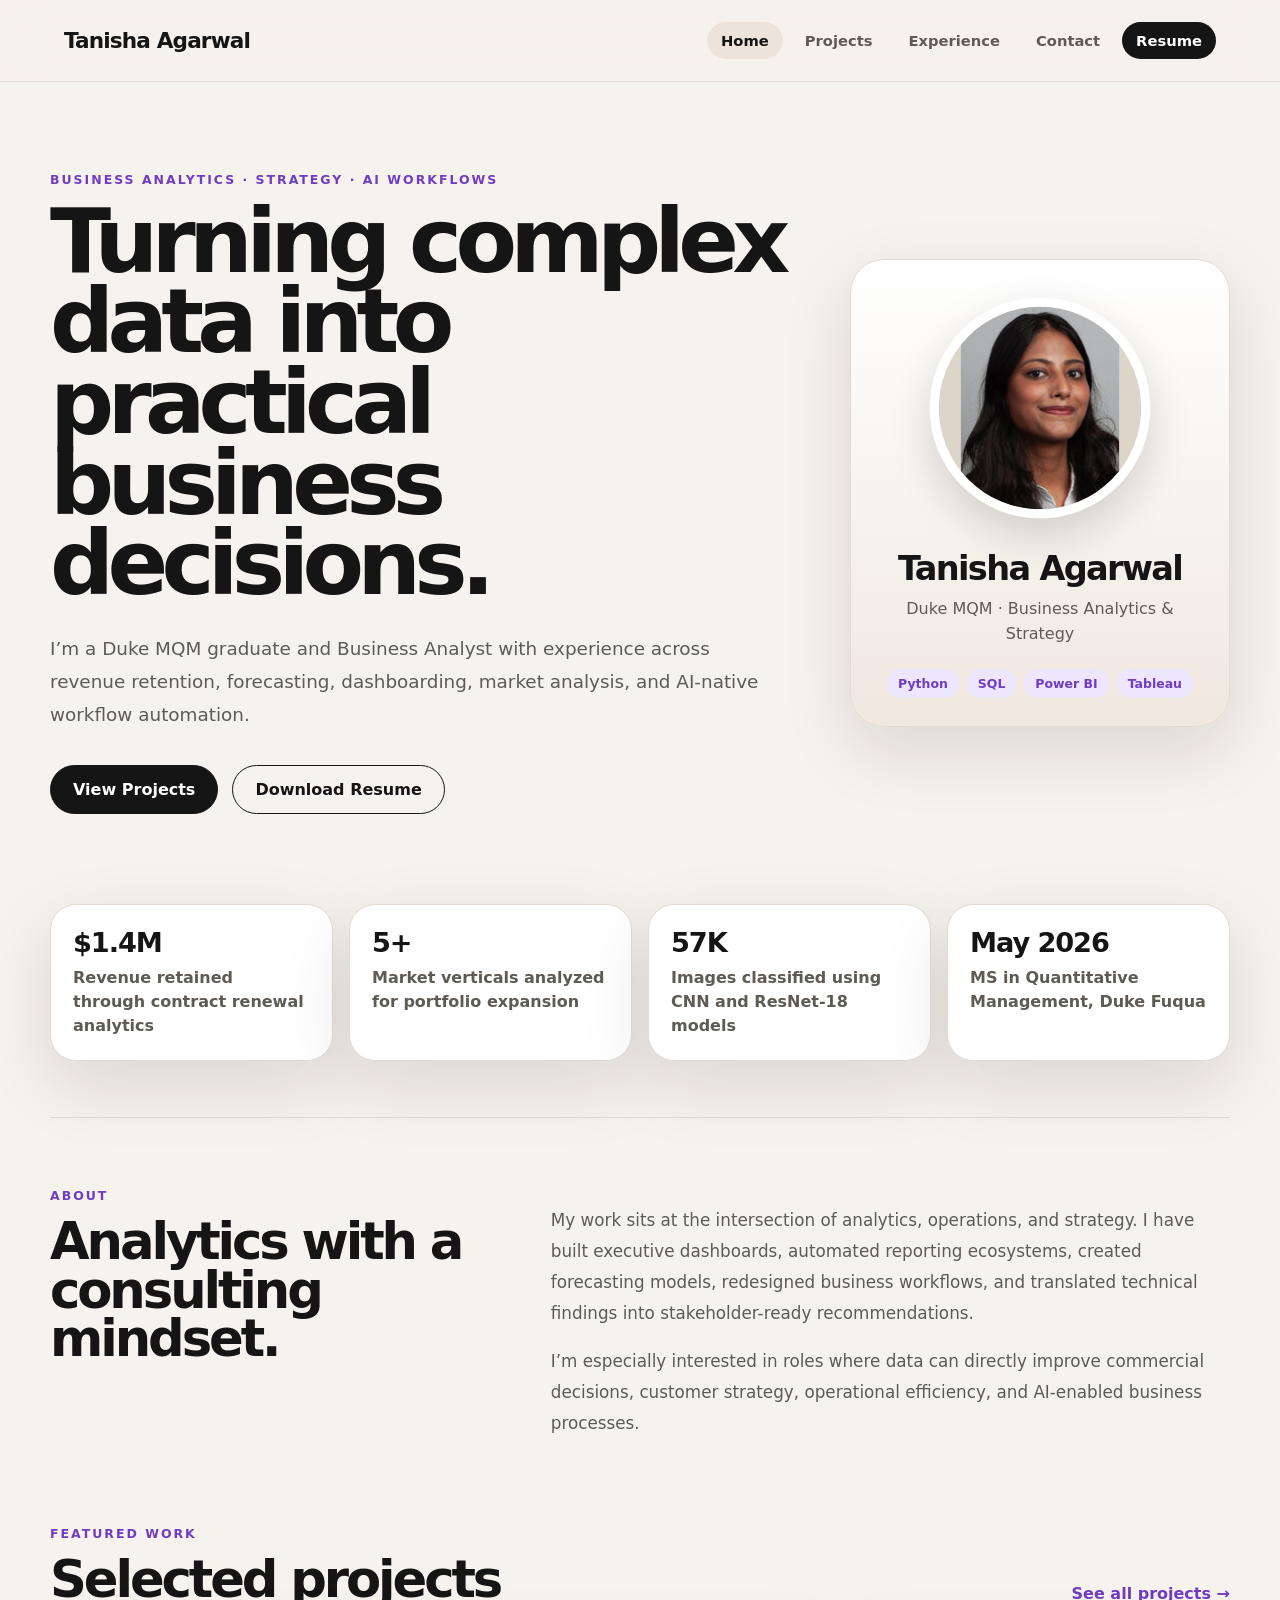
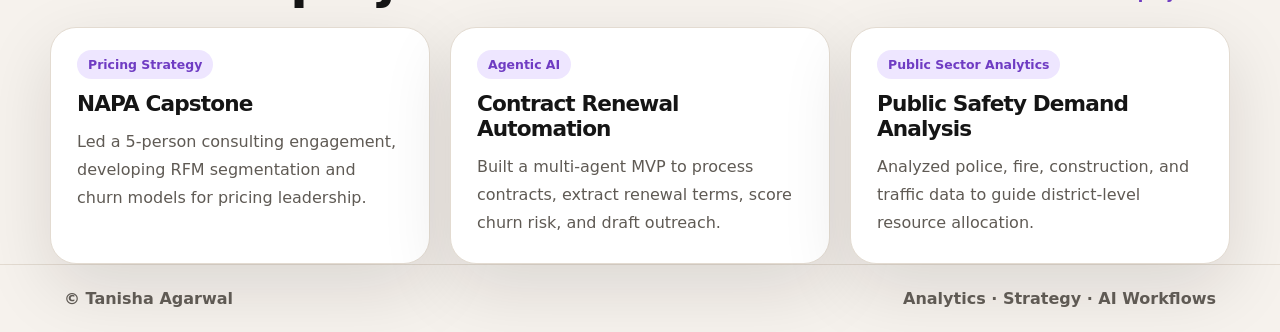
<file: index.html>
<!DOCTYPE html>
<html lang="en">
<head>
  <meta charset="UTF-8" />
  <meta name="viewport" content="width=device-width, initial-scale=1.0" />
  <title>Tanisha Agarwal | Analytics & Strategy Portfolio</title>
  <link rel="stylesheet" href="style.css" />
</head>
<body>
  <header class="site-header">
    <a class="brand" href="index.html">Tanisha Agarwal</a>
    <nav class="nav" aria-label="Primary navigation">
      <a href="index.html" class="active">Home</a>
      <a href="projects.html">Projects</a>
      <a href="experience.html">Experience</a>
      <a href="contact.html">Contact</a>
      <a class="resume-link" href="Tanisha_Agarwal_Resume.pdf" target="_blank" rel="noreferrer">Resume</a>
    </nav>
  </header>

  <main>
    <section class="hero section-wrap">
      <div class="hero-copy">
        <p class="eyebrow">Business Analytics · Strategy · AI Workflows</p>
        <h1>Turning complex data into practical business decisions.</h1>
        <p class="hero-text">
          I’m a Duke MQM graduate and Business Analyst with experience across revenue retention, forecasting,
          dashboarding, market analysis, and AI-native workflow automation.
        </p>
        <div class="hero-actions">
          <a class="btn primary" href="projects.html">View Projects</a>
          <a class="btn secondary" href="Tanisha_Agarwal_Resume.pdf" target="_blank" rel="noreferrer">Download Resume</a>
        </div>
      </div>
      <aside class="profile-card" aria-label="Profile card">
        <img class="profile-pic" src="profile.jpg" alt="Tanisha Agarwal profile photo" />
        <h2>Tanisha Agarwal</h2>
        <p>Duke MQM · Business Analytics & Strategy</p>
        <div class="mini-tags">
          <span>Python</span><span>SQL</span><span>Power BI</span><span>Tableau</span>
        </div>
      </aside>
    </section>

    <section class="stats section-wrap compact">
      <article><strong>$1.4M</strong><span>Revenue retained through contract renewal analytics</span></article>
      <article><strong>5+</strong><span>Market verticals analyzed for portfolio expansion</span></article>
      <article><strong>57K</strong><span>Images classified using CNN and ResNet-18 models</span></article>
      <article><strong>May 2026</strong><span>MS in Quantitative Management, Duke Fuqua</span></article>
    </section>

    <section class="section-wrap two-col">
      <div>
        <p class="eyebrow">About</p>
        <h2 class="section-title">Analytics with a consulting mindset.</h2>
      </div>
      <div class="body-copy">
        <p>
          My work sits at the intersection of analytics, operations, and strategy. I have built executive dashboards,
          automated reporting ecosystems, created forecasting models, redesigned business workflows, and translated
          technical findings into stakeholder-ready recommendations.
        </p>
        <p>
          I’m especially interested in roles where data can directly improve commercial decisions, customer strategy,
          operational efficiency, and AI-enabled business processes.
        </p>
      </div>
    </section>

    <section class="section-wrap">
      <div class="section-heading-row">
        <div>
          <p class="eyebrow">Featured Work</p>
          <h2 class="section-title">Selected projects</h2>
        </div>
        <a class="text-link" href="projects.html">See all projects →</a>
      </div>
      <div class="card-grid three">
        <article class="project-card">
          <span class="pill">Pricing Strategy</span>
          <h3>NAPA Capstone</h3>
          <p>Led a 5-person consulting engagement, developing RFM segmentation and churn models for pricing leadership.</p>
        </article>
        <article class="project-card">
          <span class="pill">Agentic AI</span>
          <h3>Contract Renewal Automation</h3>
          <p>Built a multi-agent MVP to process contracts, extract renewal terms, score churn risk, and draft outreach.</p>
        </article>
        <article class="project-card">
          <span class="pill">Public Sector Analytics</span>
          <h3>Public Safety Demand Analysis</h3>
          <p>Analyzed police, fire, construction, and traffic data to guide district-level resource allocation.</p>
        </article>
      </div>
    </section>
  </main>

  <footer class="footer">
    <span>© Tanisha Agarwal</span>
    <span>Analytics · Strategy · AI Workflows</span>
  </footer>
</body>
</html>
</file>
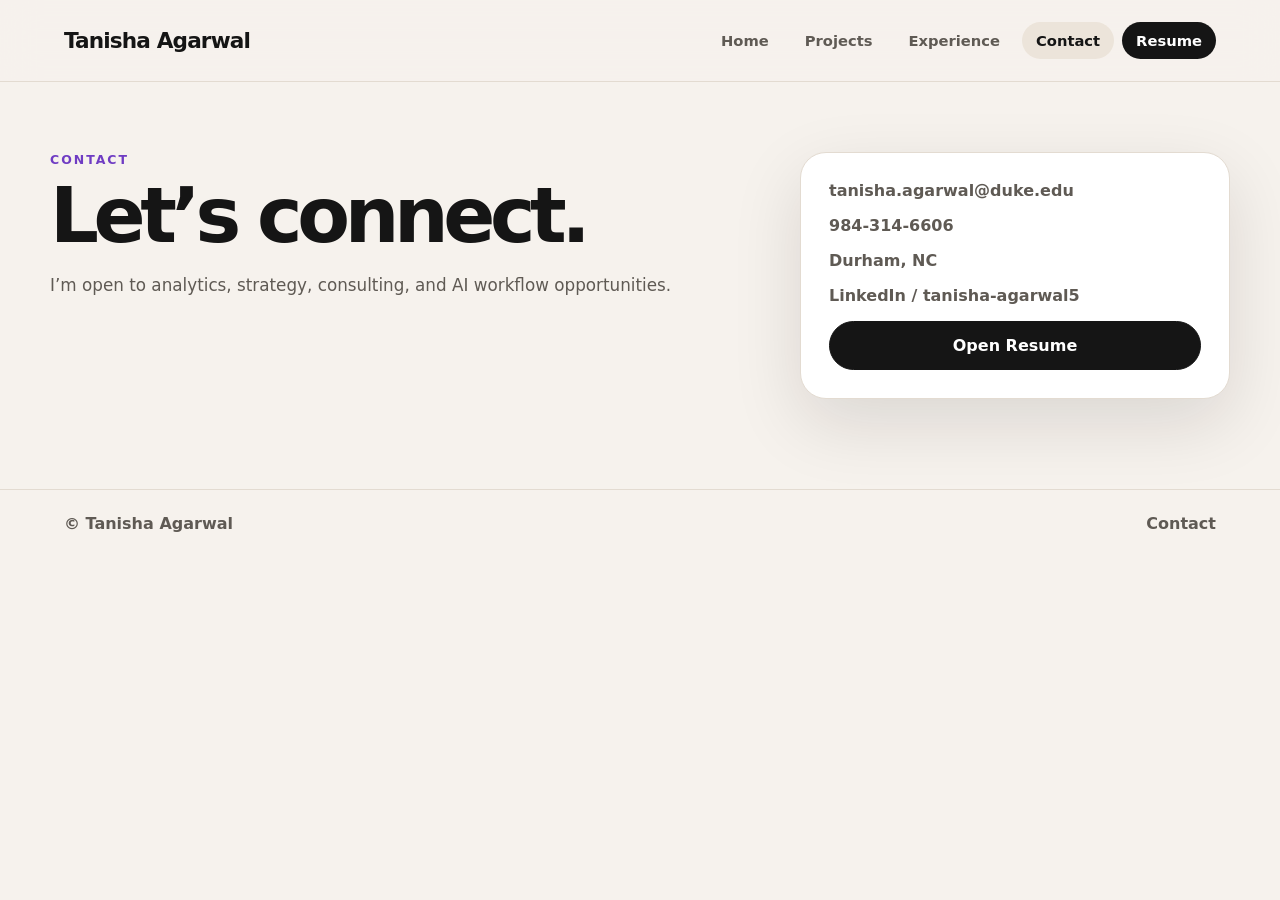
<file: contact.html>
<!DOCTYPE html>
<html lang="en">
<head>
  <meta charset="UTF-8" />
  <meta name="viewport" content="width=device-width, initial-scale=1.0" />
  <title>Contact | Tanisha Agarwal</title>
  <link rel="stylesheet" href="style.css" />
</head>
<body>
<header class="site-header">
  <a class="brand" href="index.html">Tanisha Agarwal</a>
  <nav class="nav"><a href="index.html">Home</a><a href="projects.html">Projects</a><a href="experience.html">Experience</a><a class="active" href="contact.html">Contact</a><a class="resume-link" href="Tanisha_Agarwal_Resume.pdf" target="_blank">Resume</a></nav>
</header>
<main class="page section-wrap contact-layout">
  <section>
    <p class="eyebrow">Contact</p>
    <h1 class="page-title">Let’s connect.</h1>
    <p class="page-intro">I’m open to analytics, strategy, consulting, and AI workflow opportunities.</p>
  </section>
  <section class="contact-card">
    <a href="mailto:tanisha.agarwal@duke.edu">tanisha.agarwal@duke.edu</a>
    <a href="tel:9843146606">984-314-6606</a>
    <span>Durham, NC</span>
    <a href="https://www.linkedin.com/in/tanisha-agarwal5" target="_blank" rel="noreferrer">LinkedIn / tanisha-agarwal5</a>
    <a class="btn primary" href="Tanisha_Agarwal_Resume.pdf" target="_blank" rel="noreferrer">Open Resume</a>
  </section>
</main>
<footer class="footer"><span>© Tanisha Agarwal</span><span>Contact</span></footer>
</body>
</html>
</file>
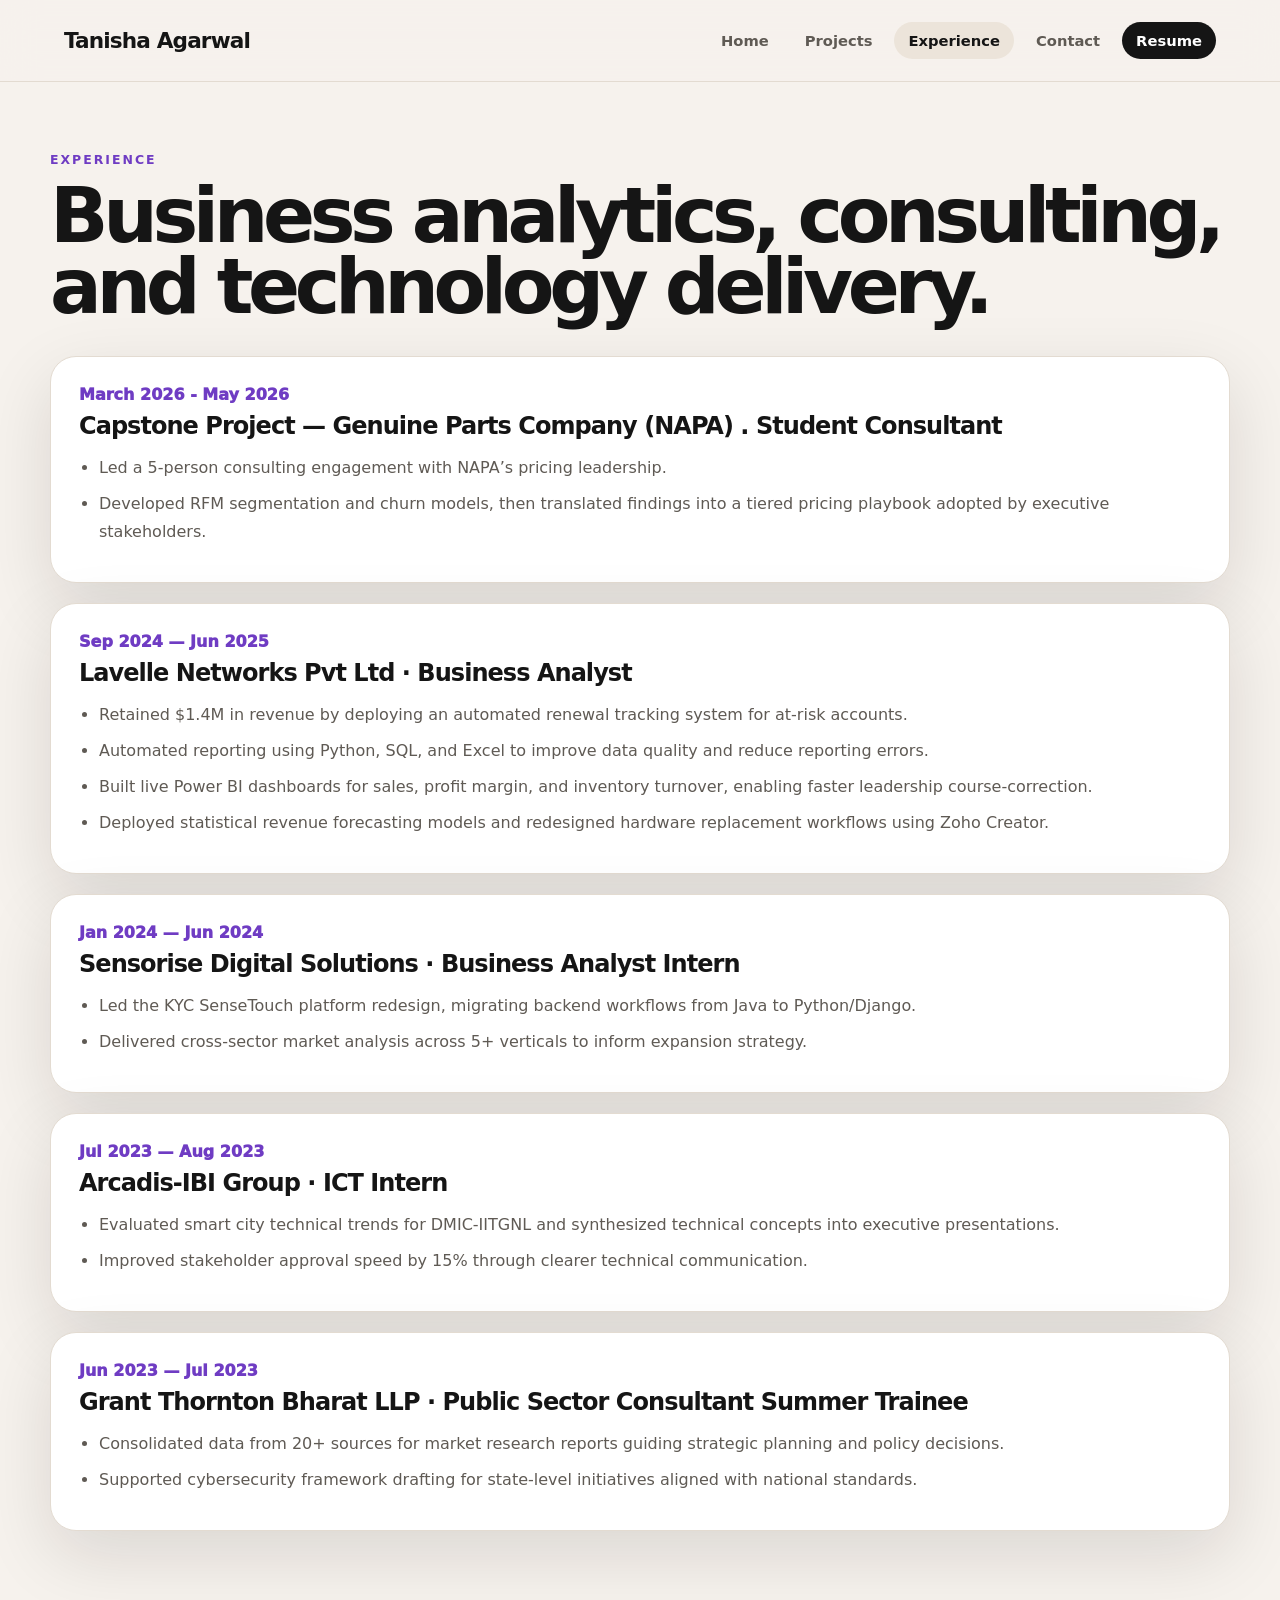
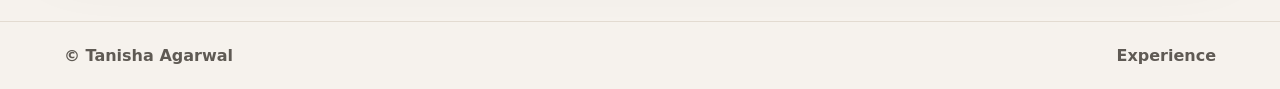
<file: experience.html>
<!DOCTYPE html>
<html lang="en">
<head>
  <meta charset="UTF-8" />
  <meta name="viewport" content="width=device-width, initial-scale=1.0" />
  <title>Experience | Tanisha Agarwal</title>
  <link rel="stylesheet" href="style.css" />
</head>
<body>
<header class="site-header">
  <a class="brand" href="index.html">Tanisha Agarwal</a>
  <nav class="nav"><a href="index.html">Home</a><a href="projects.html">Projects</a><a class="active" href="experience.html">Experience</a><a href="contact.html">Contact</a><a class="resume-link" href="Tanisha_Agarwal_Resume.pdf" target="_blank">Resume</a></nav>
</header>
<main class="page section-wrap">
  <p class="eyebrow">Experience</p>
  <h1 class="page-title">Business analytics, consulting, and technology delivery.</h1>
  <div class="timeline">
    <article class="timeline-item"><div class="date">March 2026 - May 2026</div><h2>Capstone Project — Genuine Parts Company (NAPA) . Student Consultant</h2><ul><li>Led a 5-person consulting engagement with NAPA’s pricing leadership.</li><li>Developed RFM segmentation and churn models, then translated findings into a tiered pricing playbook adopted by executive stakeholders.</li></ul></article>
    <article class="timeline-item"><div class="date">Sep 2024 — Jun 2025</div><h2>Lavelle Networks Pvt Ltd · Business Analyst</h2><ul><li>Retained $1.4M in revenue by deploying an automated renewal tracking system for at-risk accounts.</li><li>Automated reporting using Python, SQL, and Excel to improve data quality and reduce reporting errors.</li><li>Built live Power BI dashboards for sales, profit margin, and inventory turnover, enabling faster leadership course-correction.</li><li>Deployed statistical revenue forecasting models and redesigned hardware replacement workflows using Zoho Creator.</li></ul></article>
    <article class="timeline-item"><div class="date">Jan 2024 — Jun 2024</div><h2>Sensorise Digital Solutions · Business Analyst Intern</h2><ul><li>Led the KYC SenseTouch platform redesign, migrating backend workflows from Java to Python/Django.</li><li>Delivered cross-sector market analysis across 5+ verticals to inform expansion strategy.</li></ul></article>
    <article class="timeline-item"><div class="date">Jul 2023 — Aug 2023</div><h2>Arcadis-IBI Group · ICT Intern</h2><ul><li>Evaluated smart city technical trends for DMIC-IITGNL and synthesized technical concepts into executive presentations.</li><li>Improved stakeholder approval speed by 15% through clearer technical communication.</li></ul></article>
    <article class="timeline-item"><div class="date">Jun 2023 — Jul 2023</div><h2>Grant Thornton Bharat LLP · Public Sector Consultant Summer Trainee</h2><ul><li>Consolidated data from 20+ sources for market research reports guiding strategic planning and policy decisions.</li><li>Supported cybersecurity framework drafting for state-level initiatives aligned with national standards.</li></ul></article>
  </div>
</main>
<footer class="footer"><span>© Tanisha Agarwal</span><span>Experience</span></footer>
</body>
</html>
</file>
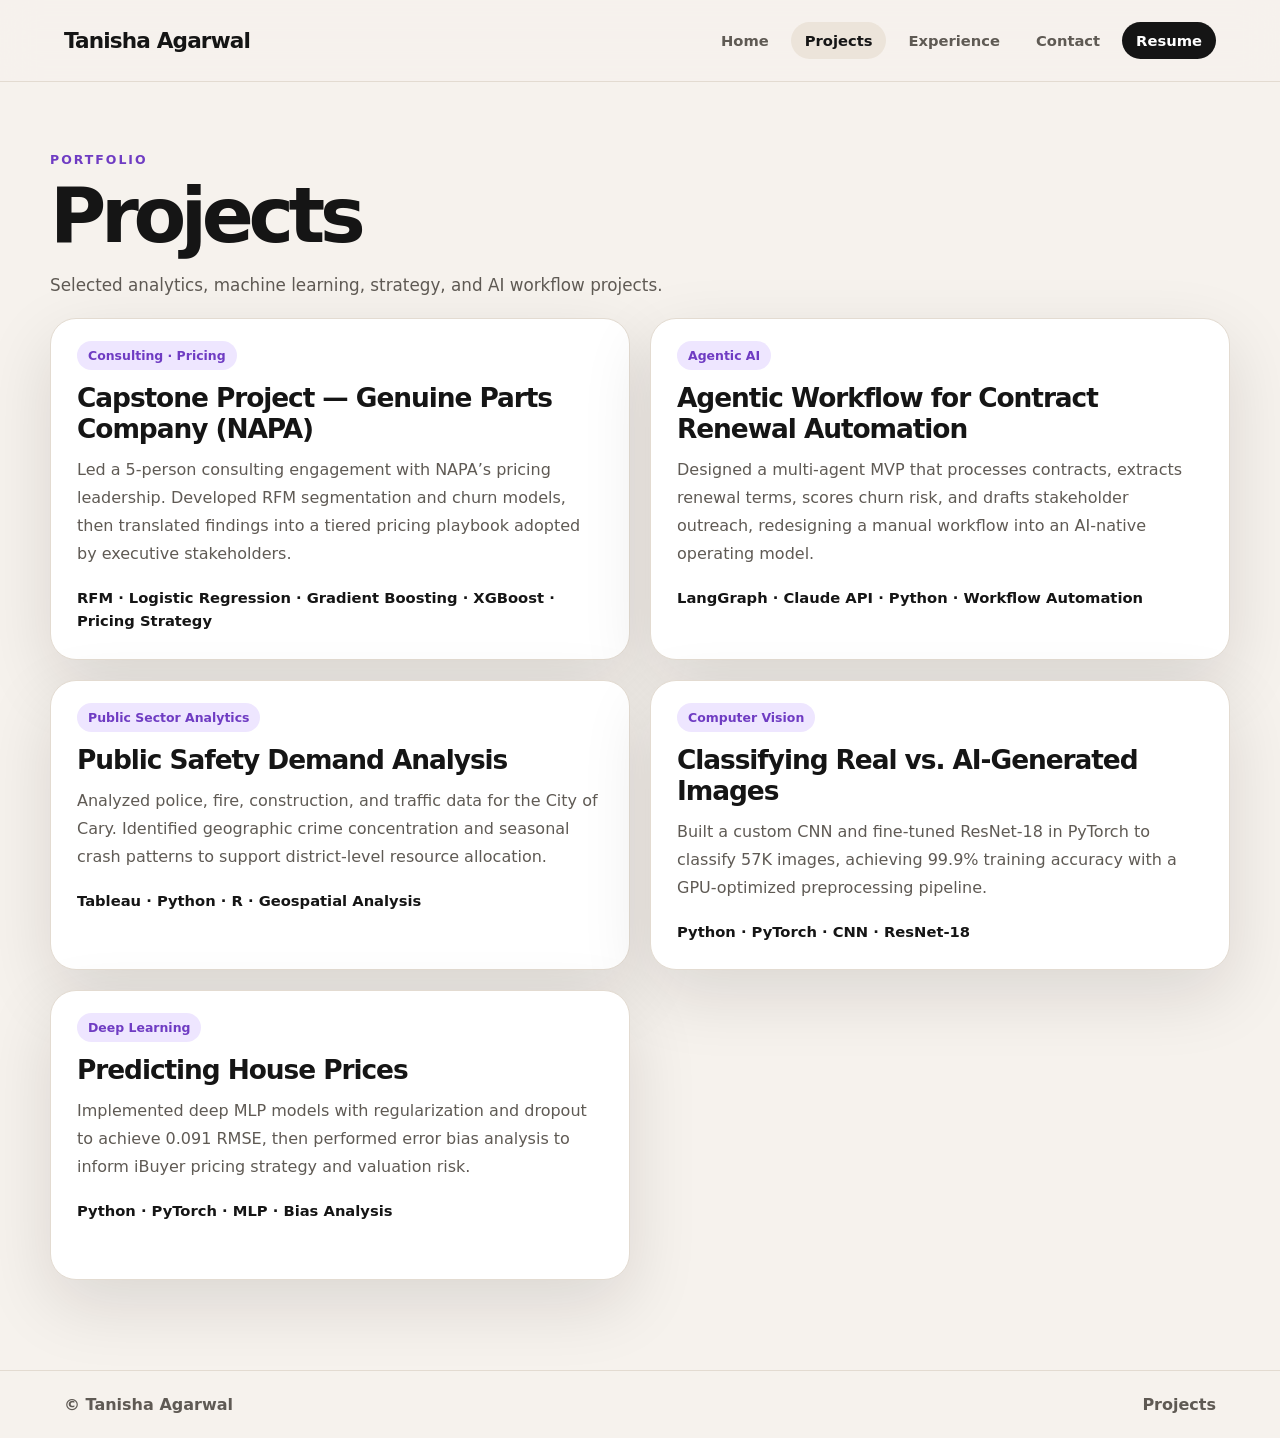
<file: projects.html>
<!DOCTYPE html>
<html lang="en">
<head>
  <meta charset="UTF-8" />
  <meta name="viewport" content="width=device-width, initial-scale=1.0" />
  <title>Projects | Tanisha Agarwal</title>
  <link rel="stylesheet" href="style.css" />
</head>
<body>
<header class="site-header">
  <a class="brand" href="index.html">Tanisha Agarwal</a>
  <nav class="nav"><a href="index.html">Home</a><a class="active" href="projects.html">Projects</a><a href="experience.html">Experience</a><a href="contact.html">Contact</a><a class="resume-link" href="Tanisha_Agarwal_Resume.pdf" target="_blank">Resume</a></nav>
</header>
<main class="page section-wrap">
  <p class="eyebrow">Portfolio</p>
  <h1 class="page-title">Projects</h1>
  <p class="page-intro">Selected analytics, machine learning, strategy, and AI workflow projects.</p>
  <div class="card-grid two">
    <article class="project-card large"><span class="pill">Consulting · Pricing</span><h2>Capstone Project — Genuine Parts Company (NAPA)</h2><p>Led a 5-person consulting engagement with NAPA’s pricing leadership. Developed RFM segmentation and churn models, then translated findings into a tiered pricing playbook adopted by executive stakeholders.</p><div class="skills">RFM · Logistic Regression · Gradient Boosting · XGBoost · Pricing Strategy</div></article>
    <article class="project-card large"><span class="pill">Agentic AI</span><h2>Agentic Workflow for Contract Renewal Automation</h2><p>Designed a multi-agent MVP that processes contracts, extracts renewal terms, scores churn risk, and drafts stakeholder outreach, redesigning a manual workflow into an AI-native operating model.</p><div class="skills">LangGraph · Claude API · Python · Workflow Automation</div></article>
    <article class="project-card large"><span class="pill">Public Sector Analytics</span><h2>Public Safety Demand Analysis</h2><p>Analyzed police, fire, construction, and traffic data for the City of Cary. Identified geographic crime concentration and seasonal crash patterns to support district-level resource allocation.</p><div class="skills">Tableau · Python · R · Geospatial Analysis</div></article>
    <article class="project-card large"><span class="pill">Computer Vision</span><h2>Classifying Real vs. AI-Generated Images</h2><p>Built a custom CNN and fine-tuned ResNet-18 in PyTorch to classify 57K images, achieving 99.9% training accuracy with a GPU-optimized preprocessing pipeline.</p><div class="skills">Python · PyTorch · CNN · ResNet-18</div></article>
    <article class="project-card large"><span class="pill">Deep Learning</span><h2>Predicting House Prices</h2><p>Implemented deep MLP models with regularization and dropout to achieve 0.091 RMSE, then performed error bias analysis to inform iBuyer pricing strategy and valuation risk.</p><div class="skills">Python · PyTorch · MLP · Bias Analysis</div></article>
  </div>
</main>
<footer class="footer"><span>© Tanisha Agarwal</span><span>Projects</span></footer>
</body>
</html>
</file>
<file: style.css>
:root{
  --bg:#f6f2ed;
  --ink:#151515;
  --muted:#5f5a54;
  --card:#ffffff;
  --line:#e3dbd1;
  --accent:#6f3cc3;
  --accent-2:#111827;
  --soft:#ece4da;
  --shadow:0 24px 70px rgba(25,20,15,.12);
}
*{box-sizing:border-box}
html{scroll-behavior:smooth}
body{margin:0;font-family:Inter,ui-sans-serif,system-ui,-apple-system,BlinkMacSystemFont,"Segoe UI",Arial,sans-serif;background:var(--bg);color:var(--ink)}
a{color:inherit;text-decoration:none}img{max-width:100%;display:block}
.site-header{position:sticky;top:0;z-index:20;display:flex;align-items:center;justify-content:space-between;gap:28px;padding:22px clamp(20px,5vw,72px);background:rgba(246,242,237,.86);backdrop-filter:blur(18px);border-bottom:1px solid var(--line)}
.brand{font-size:1.35rem;font-weight:850;letter-spacing:-.04em}.brand:hover{color:var(--accent)}
.nav{display:flex;align-items:center;gap:8px;flex-wrap:wrap}.nav a{padding:10px 14px;border-radius:999px;color:var(--muted);font-weight:700;font-size:.92rem}.nav a:hover,.nav a.active{background:var(--soft);color:var(--ink)}.nav .resume-link{background:var(--ink);color:#fff}.nav .resume-link:hover{background:var(--accent);color:#fff}
.section-wrap{width:min(1180px,calc(100% - 40px));margin:0 auto}.hero{display:grid;grid-template-columns:minmax(0,1.2fr) 380px;gap:54px;align-items:center;min-height:calc(100vh - 78px);padding:76px 0}.eyebrow{margin:0 0 14px;text-transform:uppercase;letter-spacing:.16em;color:var(--accent);font-size:.78rem;font-weight:900}.hero h1{margin:0;font-size:clamp(3.1rem,7vw,6.9rem);line-height:.9;letter-spacing:-.075em;max-width:880px}.hero-text{max-width:720px;margin:28px 0 0;color:var(--muted);font-size:1.15rem;line-height:1.8}.hero-actions{display:flex;gap:14px;flex-wrap:wrap;margin-top:34px}.btn{display:inline-flex;align-items:center;justify-content:center;border-radius:999px;padding:14px 22px;font-weight:850;border:1px solid var(--ink);transition:.2s ease}.btn.primary{background:var(--ink);color:white}.btn.primary:hover{background:var(--accent);border-color:var(--accent);transform:translateY(-2px)}.btn.secondary{background:transparent;color:var(--ink)}.btn.secondary:hover{background:white;transform:translateY(-2px)}
.profile-card{background:linear-gradient(180deg,#fff 0%,#efe8df 100%);border:1px solid var(--line);border-radius:34px;padding:28px;box-shadow:var(--shadow);text-align:center}.profile-pic{width:240px;height:240px;border-radius:50%;object-fit:contain;object-position:center;transform:scale(.92);margin:0 auto 24px;background:#ddd4ca;border:10px solid #fff;box-shadow:0 18px 45px rgba(0,0,0,.15)}.profile-card h2{font-size:2.1rem;line-height:1;margin:0 0 10px;letter-spacing:-.05em}.profile-card p{margin:0;color:var(--muted);line-height:1.6}.mini-tags{display:flex;gap:8px;flex-wrap:wrap;justify-content:center;margin-top:22px}.mini-tags span,.pill{border-radius:999px;background:#eee6ff;color:var(--accent);padding:7px 11px;font-size:.78rem;font-weight:900}.stats{display:grid;grid-template-columns:repeat(4,1fr);gap:16px}.compact{padding:0 0 56px}.stats article,.project-card,.timeline-item,.contact-card{background:var(--card);border:1px solid var(--line);border-radius:26px;box-shadow:var(--shadow)}.stats article{padding:22px}.stats strong{display:block;font-size:1.7rem;letter-spacing:-.04em;margin-bottom:8px}.stats span{color:var(--muted);line-height:1.5;font-weight:600}.two-col{display:grid;grid-template-columns:.8fr 1.2fr;gap:48px;padding:70px 0;border-top:1px solid var(--line)}.section-title{font-size:clamp(2rem,4vw,3.5rem);line-height:.95;letter-spacing:-.06em;margin:0}.body-copy p,.page-intro{color:var(--muted);line-height:1.85;font-size:1.05rem}.section-heading-row{display:flex;align-items:end;justify-content:space-between;gap:22px;margin-bottom:24px}.text-link{font-weight:900;color:var(--accent)}.card-grid{display:grid;gap:20px}.card-grid.three{grid-template-columns:repeat(3,1fr)}.card-grid.two{grid-template-columns:repeat(2,1fr)}.project-card{padding:26px;transition:.2s ease}.project-card:hover{transform:translateY(-5px)}.project-card h3,.project-card h2{margin:18px 0 12px;letter-spacing:-.04em}.project-card h3{font-size:1.35rem}.project-card h2{font-size:1.65rem}.project-card p{margin:0;color:var(--muted);line-height:1.75}.project-card.large{min-height:290px}.skills{margin-top:18px;color:var(--ink);font-weight:850;font-size:.92rem;line-height:1.6}.page{padding:70px 0 90px}.page-title{font-size:clamp(2.6rem,6vw,5.6rem);line-height:.92;letter-spacing:-.07em;margin:0 0 18px}.timeline{display:grid;gap:20px;margin-top:34px}.timeline-item{padding:28px}.timeline-item .date{color:var(--accent);font-weight:950;margin-bottom:8px}.timeline-item h2{margin:0 0 14px;letter-spacing:-.04em}.timeline-item ul{margin:0;padding-left:20px;color:var(--muted);line-height:1.75}.timeline-item li{margin:0 0 8px}.contact-layout{display:grid;grid-template-columns:1fr 430px;gap:44px;align-items:start}.contact-card{padding:28px;display:grid;gap:16px}.contact-card a:not(.btn),.contact-card span{color:var(--muted);font-weight:750}.contact-card a:not(.btn):hover{color:var(--accent)}.footer{border-top:1px solid var(--line);padding:24px clamp(20px,5vw,72px);display:flex;justify-content:space-between;gap:18px;color:var(--muted);font-weight:700;flex-wrap:wrap}
@media(max-width:900px){.site-header{align-items:flex-start;flex-direction:column}.hero,.two-col,.contact-layout{grid-template-columns:1fr}.hero{padding:48px 0}.profile-card{max-width:420px}.stats,.card-grid.three,.card-grid.two{grid-template-columns:1fr 1fr}}
@media(max-width:620px){.section-wrap{width:min(100% - 28px,1180px)}.nav a{padding:8px 10px}.hero h1{font-size:3.2rem}.stats,.card-grid.three,.card-grid.two{grid-template-columns:1fr}.profile-pic{width:210px;height:210px}.footer{display:block}.footer span{display:block;margin-bottom:8px}}
</file>
